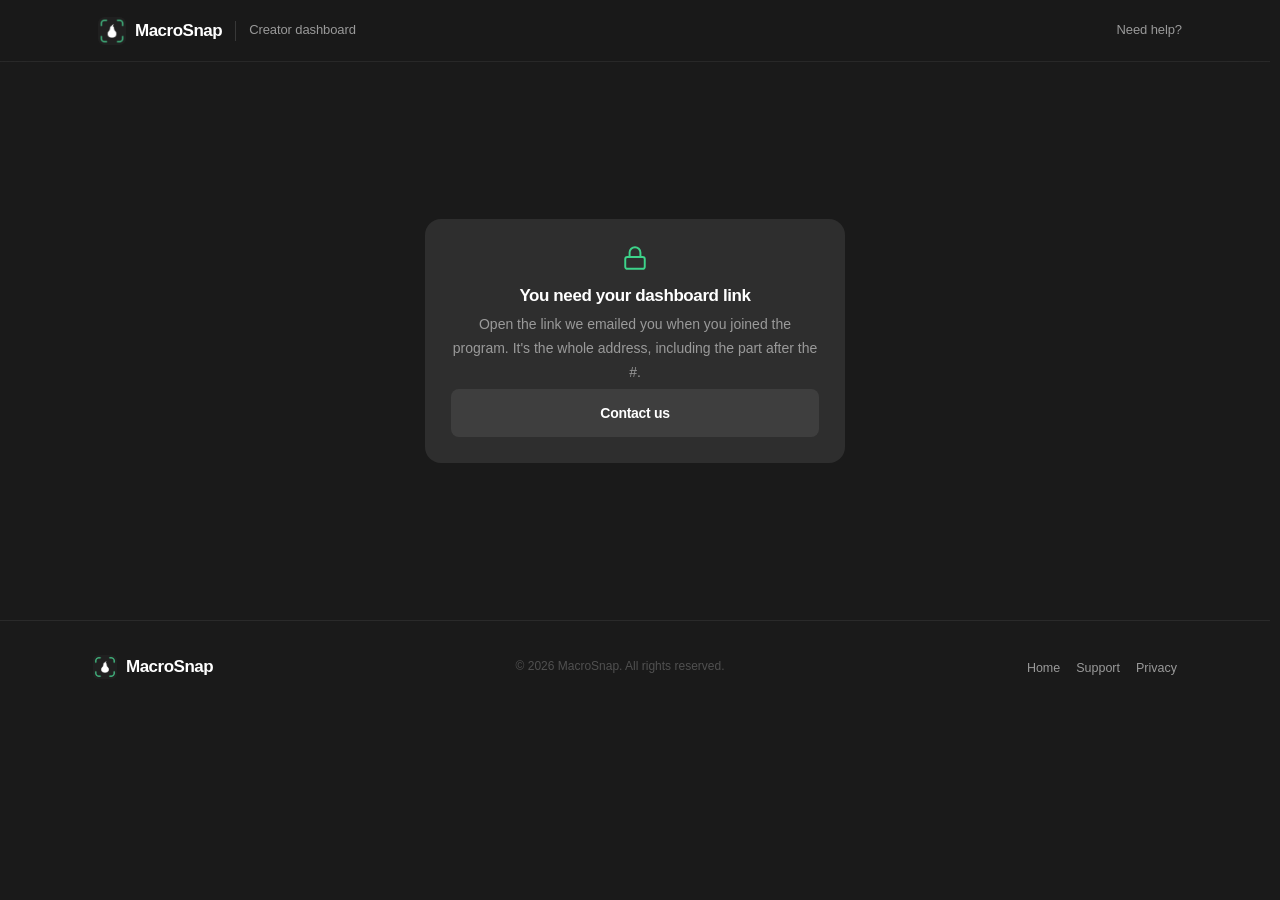
<file: creator/index.html>
<!DOCTYPE html>
<html lang="en" data-page="creator">
<head>
<!-- charset must stay within the document's first 1024 bytes or browsers
     stop looking for it. -->
<meta charset="UTF-8" />
  <meta name="viewport" content="width=device-width, initial-scale=1.0, viewport-fit=cover" />
  <!-- The dashboard token sits in the URL fragment. noindex keeps the page
       out of search results; no-referrer stops the fragment travelling on. -->
  <meta name="robots" content="noindex, nofollow" />
  <meta name="referrer" content="no-referrer" />
  <link rel="icon" href="../assets/icon.png" />
  <title>Creator dashboard — MacroSnap</title>
  <link rel="stylesheet" href="../styles.css" />
</head>
<body>

<!-- ══════════════════ TOP BAR ══════════════════ -->
<!-- Deliberately not the site nav: this is a private page, so it carries the
     brand and nothing that invites a wander back into the marketing site. -->
<nav class="nav" id="nav">
 <div class="nav-inner">
  <a class="nav-brand" href="../" aria-label="MacroSnap home">
    <img class="mark" src="../assets/icon.png" width="28" height="28" alt="" />
    <span class="wordmark">MacroSnap</span>
  </a>
  <span class="nav-divider" aria-hidden="true"></span>
  <span class="nav-label">Creator dashboard</span>
  <span class="nav-spacer"></span>
  <a class="nav-link" href="../support/">Need help?</a>
 </div>
</nav>

<main id="main">
 <section class="static-page">

  <!-- ══════════ LOADING ══════════ -->
  <div class="section creator-centre" id="crLoading">
    <span class="tiny sub">Loading your numbers…</span>
  </div>

  <!-- ══════════ DASHBOARD ══════════ -->
  <div id="crDash" hidden>

    <div class="page-head">
      <div class="wrap creator-head">
        <div>
          <h1 class="fu" style="--d:.04s">Hey <span id="crName">there</span></h1>
          <p class="lead fu" style="--d:.1s">
            Your code has been used for <b id="crPurchasesInline">0</b> <span id="crPurchasesWord">purchases</span>.
          </p>
        </div>
        <button class="btn btn-soft creator-signout" id="crSignOut" type="button">Sign out</button>
      </div>
    </div>

    <section class="section">
      <div class="wrap">

        <!-- PAUSED NOTICE -->
        <div class="notice fu" id="crPaused" style="--d:0s" hidden>
          <span class="notice-icon"><svg viewBox="0 0 24 24" fill="none" stroke="currentColor" stroke-width="1.8" stroke-linecap="round" stroke-linejoin="round" aria-hidden="true"><circle cx="12" cy="12" r="9"/><line x1="10" y1="9" x2="10" y2="15"/><line x1="14" y1="9" x2="14" y2="15"/></svg></span>
          <span><b>Your code is switched off.</b> New signups can't use it at the moment — everything you've already earned is unaffected. <a href="../support/">Get in touch</a> if that's unexpected.</span>
        </div>

        <!-- CODE CARD -->
        <div class="code-card fu" style="--d:0s">
          <div class="code-card-main">
            <span class="code-label">Your code</span>
            <span class="code-value" id="crCode">—</span>
          </div>
          <div class="code-card-actions">
            <button class="btn btn-cta" id="crShare" type="button">Copy share message</button>
            <span class="tiny sub" id="crShareNote" role="status" aria-live="polite">Copies “Use code YOURCODE at …” with the App Store link, ready to paste.</span>
          </div>
        </div>

        <!-- STATS -->
        <div class="stat-grid fu" style="--d:.06s">
          <!-- Temporarily hidden. Delete the `hidden` attribute to bring the
               code-entry count back; the script fills it in either way. -->
          <div class="stat" hidden>
            <span class="stat-label">Code used</span>
            <span class="stat-value" id="crUses">0</span>
            <span class="stat-note tiny sub">Phones that entered it</span>
          </div>
          <div class="stat">
            <span class="stat-label">Purchases</span>
            <span class="stat-value" id="crPurchases">0</span>
            <span class="stat-note tiny sub">First purchases with your code</span>
          </div>
          <div class="stat">
            <span class="stat-label">Conversion</span>
            <span class="stat-value" id="crConversion">—</span>
            <span class="stat-note tiny sub">Of everyone who entered it</span>
          </div>
          <div class="stat">
            <span class="stat-label">Revenue</span>
            <span class="stat-value" id="crRevenue">—</span>
            <span class="stat-note tiny sub">After Apple's cut and tax</span>
          </div>
          <div class="stat">
            <span class="stat-label">Commission rate</span>
            <span class="stat-value" id="crRate">—</span>
            <span class="stat-note tiny sub">Your cut of that revenue</span>
          </div>
          <div class="stat">
            <span class="stat-label">Earnings</span>
            <span class="stat-value" id="crEarned">—</span>
            <span class="stat-note tiny sub">Paid out monthly</span>
          </div>
        </div>

        <p class="tiny sub creator-meta fu" style="--d:.08s">
          Last used <b id="crLastInput">never</b> · last purchase <b id="crLastPurchase">never</b>
        </p>

        <!-- PAYOUT -->
        <div class="payout-card fu" style="--d:.1s">
          <div class="payout-main">
            <div class="icon"><svg viewBox="0 0 24 24" fill="none" stroke="currentColor" stroke-width="1.8" stroke-linecap="round" stroke-linejoin="round" aria-hidden="true"><rect x="2" y="5" width="20" height="14" rx="2"/><line x1="2" y1="10" x2="22" y2="10"/><line x1="6" y1="15" x2="10" y2="15"/></svg></div>
            <h3>Ready to get paid?</h3>
            <p>Send a request and we'll sort it out with you directly.</p>
            <p class="payout-methods"><b>PayPal and bank transfer available.</b></p>
          </div>
          <div class="payout-actions">
            <a class="btn btn-cta" id="crPayout" href="../support/">Request payout</a>
            <span class="tiny sub">Opens an email with your code and current total filled in.</span>
          </div>
        </div>

        <p class="tiny sub creator-foot-note fu" style="--d:.12s">
          Purchases count new customers only — renewals aren't included. Numbers
          refresh when you reload. Something look wrong?
          <a href="../support/">Let us know</a>.
        </p>

      </div>
    </section>
  </div>

  <!-- ══════════ ERROR / NO LINK ══════════ -->
  <div class="section creator-centre" id="crError" hidden>
    <div class="card creator-gate fu" style="--d:0s">
      <div class="icon"><svg viewBox="0 0 24 24" fill="none" stroke="currentColor" stroke-width="1.8" stroke-linecap="round" stroke-linejoin="round" aria-hidden="true"><rect x="3" y="11" width="18" height="11" rx="2"/><path d="M7 11V7a5 5 0 0 1 10 0v4"/></svg></div>
      <h3 id="crErrorTitle">You need your dashboard link</h3>
      <p id="crErrorBody">Open the link we emailed you when you joined the program.</p>
      <a class="btn btn-soft btn-block" href="../support/">Contact us</a>
    </div>
  </div>

 </section>
</main>

<!-- ══════════════════ FOOTER ══════════════════ -->
<footer class="footer">
 <div class="footer-inner">
  <a class="nav-brand" href="../">
    <img class="mark" src="../assets/icon.png" width="24" height="24" alt="" />
    <span class="wordmark">MacroSnap</span>
  </a>
  <span class="tiny sub">© 2026 MacroSnap. All rights reserved.</span>
  <ul class="footer-links">
    <li><a href="../">Home</a></li>
    <li><a href="../support/">Support</a></li>
    <li><a href="../privacy/">Privacy</a></li>
  </ul>
 </div>
</footer>

<!-- Root-absolute, not relative: Vercel serves this page at the
     extensionless URL too, and without a trailing slash a sibling
     path would resolve one directory up. The ../../ paths below are
     unaffected — they reach the root either way. -->
<script src="/creator/creator.js"></script>
</body>
</html>
</file>
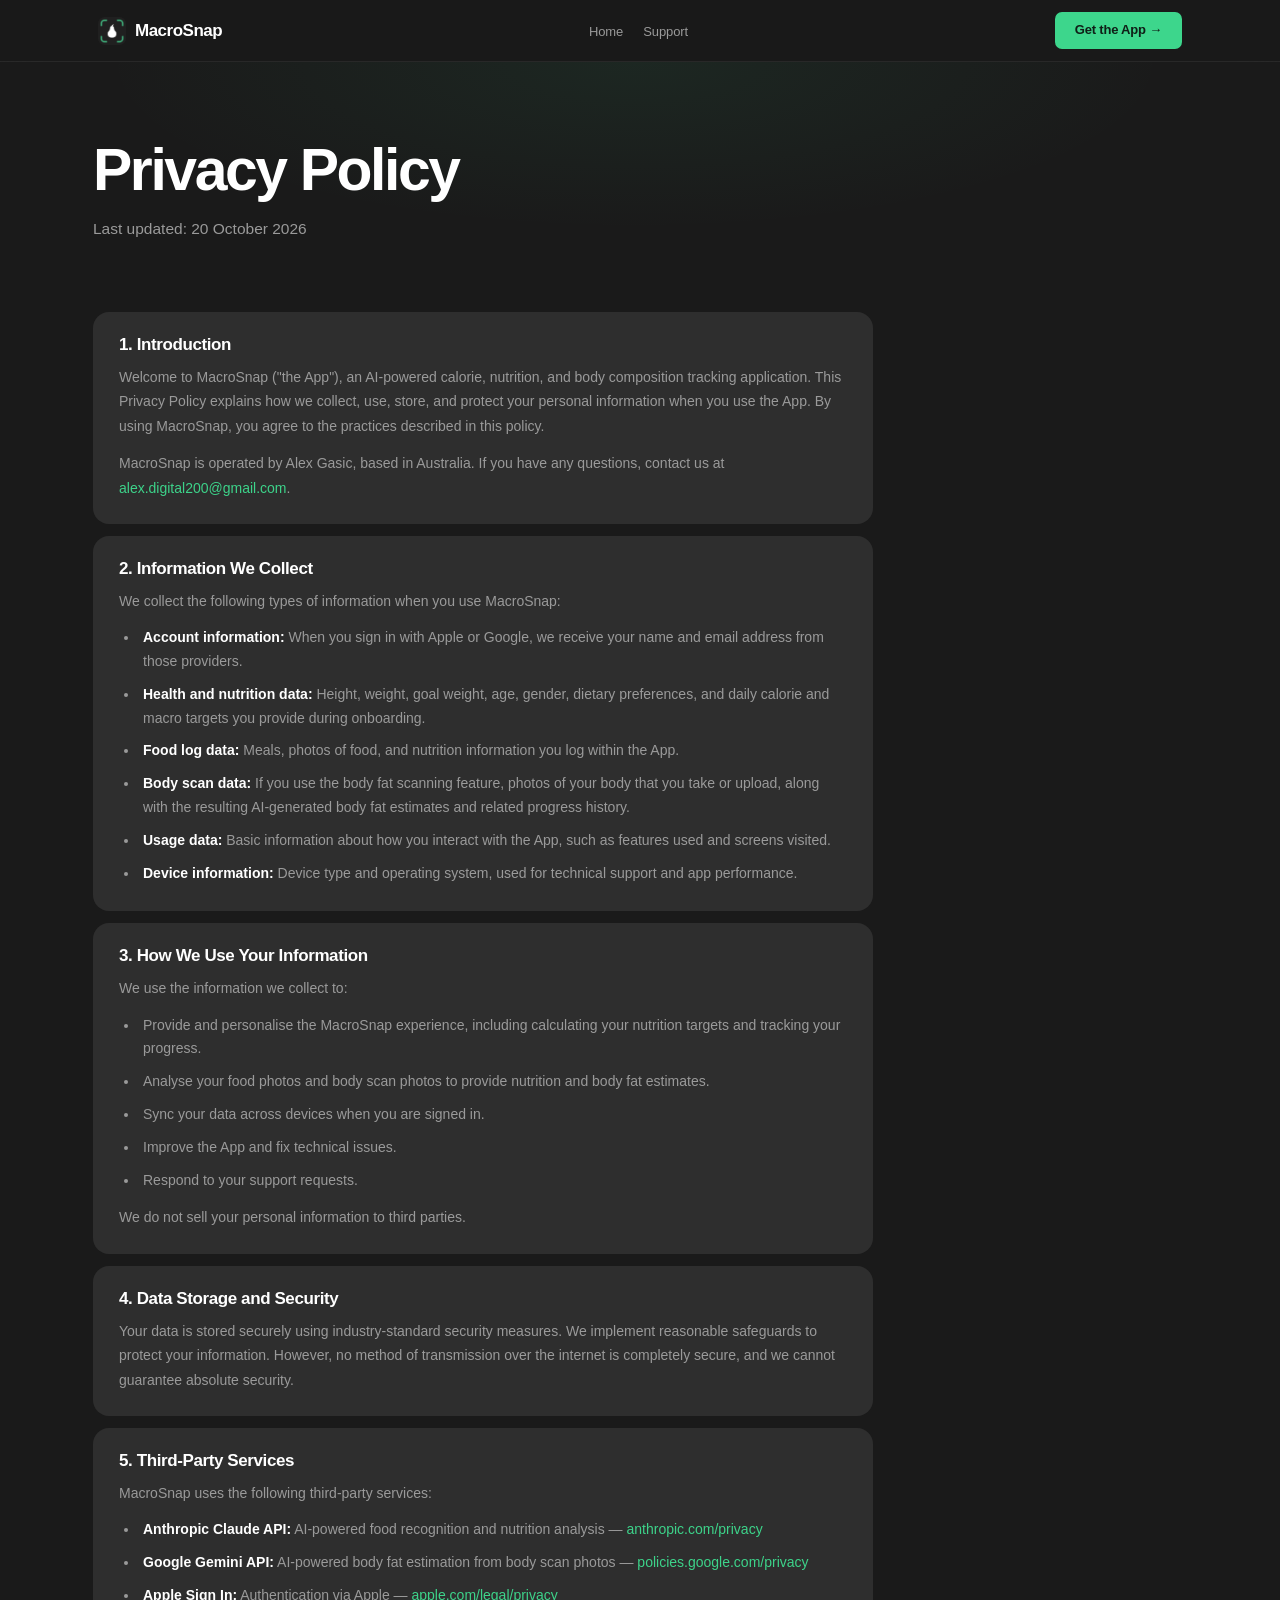
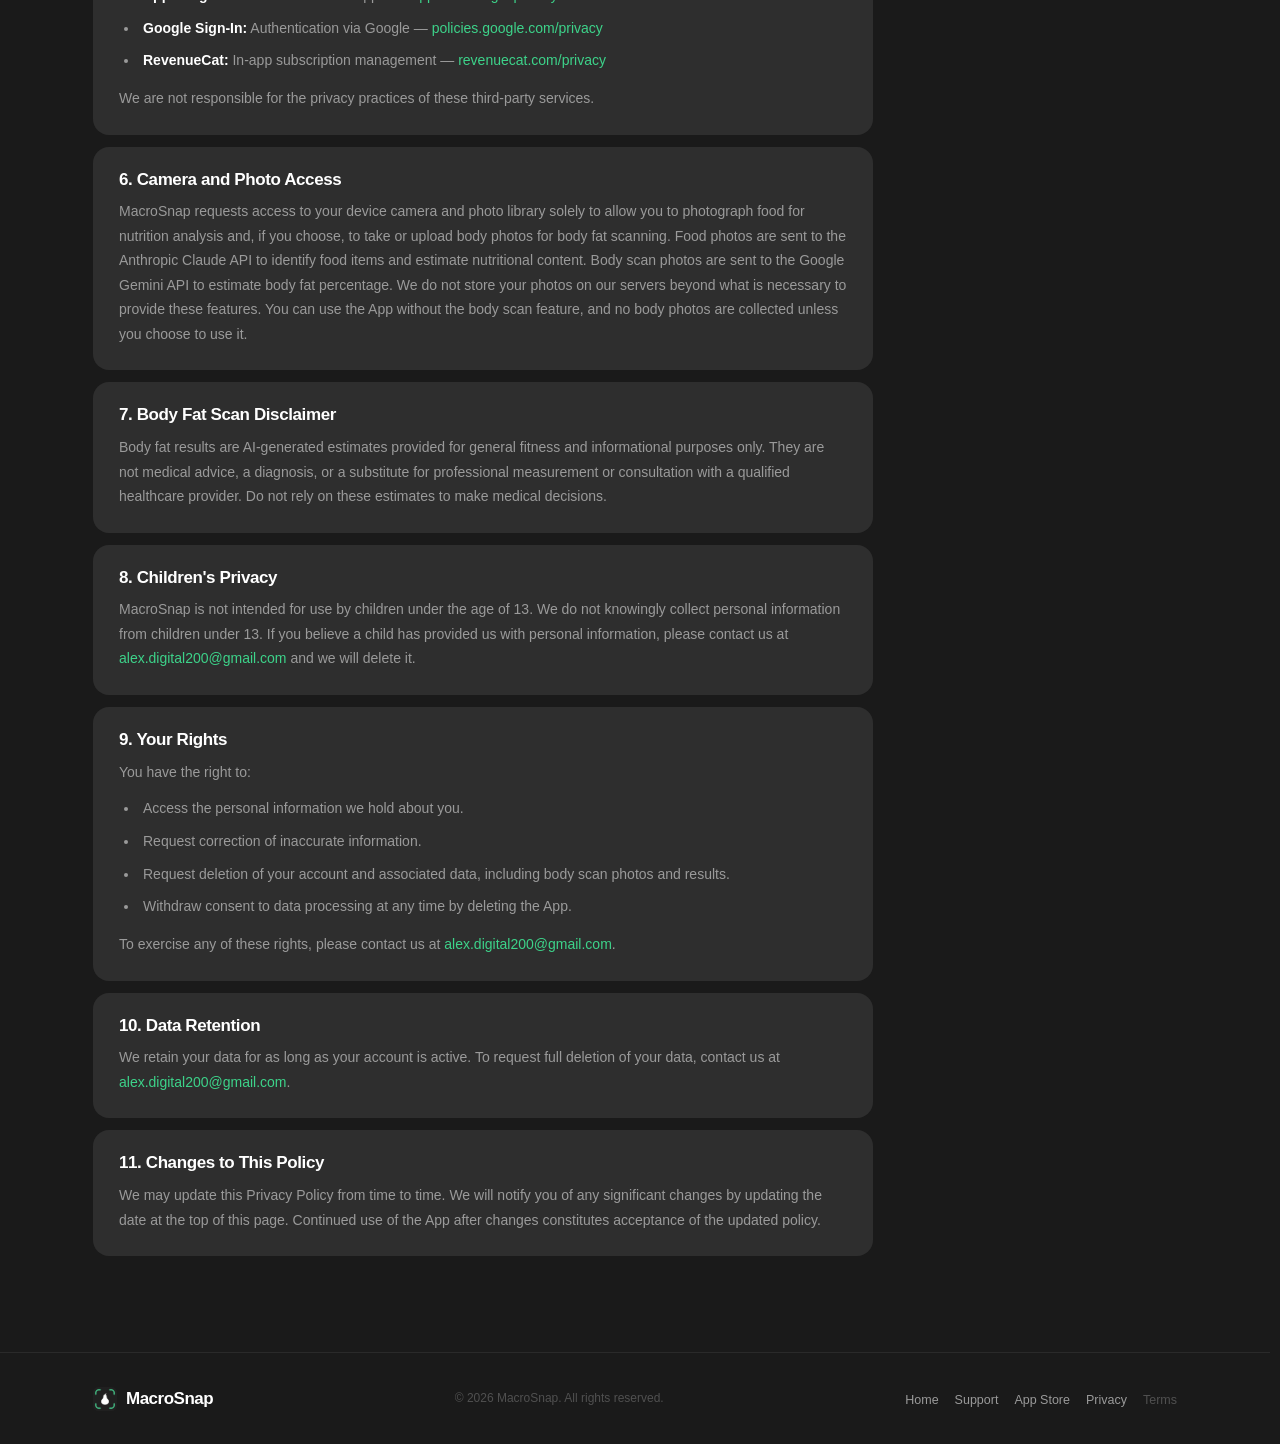
<file: privacy/index.html>
<!DOCTYPE html>
<html lang="en" data-page="privacy">
<head>
<!-- charset must stay within the document's first 1024 bytes or browsers
     stop looking for it. -->
<meta charset="UTF-8" />
  <meta name="viewport" content="width=device-width, initial-scale=1.0, viewport-fit=cover" />
  <link rel="icon" href="../assets/icon.png" />
  <title>Privacy Policy — MacroSnap</title>
  <meta name="description" content="How MacroSnap collects, uses, stores and protects your personal information." />
  <link rel="stylesheet" href="../styles.css" />
</head>
<body>

<!-- ══════════════════ TOP BAR ══════════════════ -->
<!-- Links here are real hrefs rather than data-link buttons: the router in
     app.js only knows the sections that live on the homepage, so from this
     standalone page Home / Support have to be ordinary navigations. -->
<nav class="nav" id="nav">
 <div class="nav-inner">
  <a class="nav-brand" href="../" aria-label="MacroSnap home">
    <img class="mark" src="../assets/icon.png" width="28" height="28" alt="" />
    <span class="wordmark">MacroSnap</span>
  </a>

  <ul class="nav-links" id="navLinks">
    <li><a class="nav-link" href="../">Home</a></li>
    <li><a class="nav-link" href="../support/">Support</a></li>
  </ul>

  <a class="nav-cta" href="https://apps.apple.com/us/app/macrosnap-ai-calorie-tracker/id6759880124" target="_blank" rel="noopener noreferrer">Get the App →</a>

  <button class="burger" id="burger" aria-label="Menu" aria-expanded="false">
    <span></span><span></span><span></span>
  </button>
 </div>
</nav>

<!-- ══════════════════ MOBILE DRAWER ══════════════════ -->
<div class="mobile-overlay" id="overlay" hidden></div>
<aside class="drawer" id="drawer" hidden>
  <div class="drawer-list">
    <a class="drawer-link" href="../">Home</a>
    <a class="drawer-link" href="../support/">Support</a>
  </div>
  <div class="drawer-foot">
    <a class="btn btn-cta btn-block" href="https://apps.apple.com/us/app/macrosnap-ai-calorie-tracker/id6759880124" target="_blank" rel="noopener noreferrer">Get the App →</a>
  </div>
</aside>

<main id="main">

  <!-- ══════════════════ PAGE: PRIVACY ══════════════════ -->
  <section class="static-page">

    <div class="page-head">
      <div class="wrap">
        <h1 class="fu" style="--d:.08s">Privacy Policy</h1>
        <p class="lead fu" style="--d:.16s">Last updated: 20 October 2026</p>
      </div>
    </div>

    <section class="section">
      <div class="wrap">
        <div class="legal">

          <article class="card fu" style="--d:0s">
            <h3>1. Introduction</h3>
            <p>Welcome to MacroSnap ("the App"), an AI-powered calorie, nutrition, and body composition tracking application. This Privacy Policy explains how we collect, use, store, and protect your personal information when you use the App. By using MacroSnap, you agree to the practices described in this policy.</p>
            <p>MacroSnap is operated by Alex Gasic, based in Australia. If you have any questions, contact us at <a href="mailto:alex.digital200@gmail.com">alex.digital200@gmail.com</a>.</p>
          </article>

          <article class="card fu" style="--d:.04s">
            <h3>2. Information We Collect</h3>
            <p>We collect the following types of information when you use MacroSnap:</p>
            <ul>
              <li><b>Account information:</b> When you sign in with Apple or Google, we receive your name and email address from those providers.</li>
              <li><b>Health and nutrition data:</b> Height, weight, goal weight, age, gender, dietary preferences, and daily calorie and macro targets you provide during onboarding.</li>
              <li><b>Food log data:</b> Meals, photos of food, and nutrition information you log within the App.</li>
              <li><b>Body scan data:</b> If you use the body fat scanning feature, photos of your body that you take or upload, along with the resulting AI-generated body fat estimates and related progress history.</li>
              <li><b>Usage data:</b> Basic information about how you interact with the App, such as features used and screens visited.</li>
              <li><b>Device information:</b> Device type and operating system, used for technical support and app performance.</li>
            </ul>
          </article>

          <article class="card fu" style="--d:.08s">
            <h3>3. How We Use Your Information</h3>
            <p>We use the information we collect to:</p>
            <ul>
              <li>Provide and personalise the MacroSnap experience, including calculating your nutrition targets and tracking your progress.</li>
              <li>Analyse your food photos and body scan photos to provide nutrition and body fat estimates.</li>
              <li>Sync your data across devices when you are signed in.</li>
              <li>Improve the App and fix technical issues.</li>
              <li>Respond to your support requests.</li>
            </ul>
            <p>We do not sell your personal information to third parties.</p>
          </article>

          <article class="card fu" style="--d:.12s">
            <h3>4. Data Storage and Security</h3>
            <p>Your data is stored securely using industry-standard security measures. We implement reasonable safeguards to protect your information. However, no method of transmission over the internet is completely secure, and we cannot guarantee absolute security.</p>
          </article>

          <article class="card fu" style="--d:.16s">
            <h3>5. Third-Party Services</h3>
            <p>MacroSnap uses the following third-party services:</p>
            <ul>
              <li><b>Anthropic Claude API:</b> AI-powered food recognition and nutrition analysis — <a href="https://www.anthropic.com/privacy" target="_blank" rel="noopener noreferrer">anthropic.com/privacy</a></li>
              <li><b>Google Gemini API:</b> AI-powered body fat estimation from body scan photos — <a href="https://policies.google.com/privacy" target="_blank" rel="noopener noreferrer">policies.google.com/privacy</a></li>
              <li><b>Apple Sign In:</b> Authentication via Apple — <a href="https://www.apple.com/legal/privacy" target="_blank" rel="noopener noreferrer">apple.com/legal/privacy</a></li>
              <li><b>Google Sign-In:</b> Authentication via Google — <a href="https://policies.google.com/privacy" target="_blank" rel="noopener noreferrer">policies.google.com/privacy</a></li>
              <li><b>RevenueCat:</b> In-app subscription management — <a href="https://www.revenuecat.com/privacy" target="_blank" rel="noopener noreferrer">revenuecat.com/privacy</a></li>
            </ul>
            <p>We are not responsible for the privacy practices of these third-party services.</p>
          </article>

          <article class="card fu" style="--d:.20s">
            <h3>6. Camera and Photo Access</h3>
            <p>MacroSnap requests access to your device camera and photo library solely to allow you to photograph food for nutrition analysis and, if you choose, to take or upload body photos for body fat scanning. Food photos are sent to the Anthropic Claude API to identify food items and estimate nutritional content. Body scan photos are sent to the Google Gemini API to estimate body fat percentage. We do not store your photos on our servers beyond what is necessary to provide these features. You can use the App without the body scan feature, and no body photos are collected unless you choose to use it.</p>
          </article>

          <article class="card fu" style="--d:.24s">
            <h3>7. Body Fat Scan Disclaimer</h3>
            <p>Body fat results are AI-generated estimates provided for general fitness and informational purposes only. They are not medical advice, a diagnosis, or a substitute for professional measurement or consultation with a qualified healthcare provider. Do not rely on these estimates to make medical decisions.</p>
          </article>

          <article class="card fu" style="--d:.28s">
            <h3>8. Children's Privacy</h3>
            <p>MacroSnap is not intended for use by children under the age of 13. We do not knowingly collect personal information from children under 13. If you believe a child has provided us with personal information, please contact us at <a href="mailto:alex.digital200@gmail.com">alex.digital200@gmail.com</a> and we will delete it.</p>
          </article>

          <article class="card fu" style="--d:.32s">
            <h3>9. Your Rights</h3>
            <p>You have the right to:</p>
            <ul>
              <li>Access the personal information we hold about you.</li>
              <li>Request correction of inaccurate information.</li>
              <li>Request deletion of your account and associated data, including body scan photos and results.</li>
              <li>Withdraw consent to data processing at any time by deleting the App.</li>
            </ul>
            <p>To exercise any of these rights, please contact us at <a href="mailto:alex.digital200@gmail.com">alex.digital200@gmail.com</a>.</p>
          </article>

          <article class="card fu" style="--d:.36s">
            <h3>10. Data Retention</h3>
            <p>We retain your data for as long as your account is active. To request full deletion of your data, contact us at <a href="mailto:alex.digital200@gmail.com">alex.digital200@gmail.com</a>.</p>
          </article>

          <article class="card fu" style="--d:.40s">
            <h3>11. Changes to This Policy</h3>
            <p>We may update this Privacy Policy from time to time. We will notify you of any significant changes by updating the date at the top of this page. Continued use of the App after changes constitutes acceptance of the updated policy.</p>
          </article>

        </div>
      </div>
    </section>
  </section>

</main>

<!-- ══════════════════ FOOTER ══════════════════ -->
<footer class="footer">
 <div class="footer-inner">
  <a class="nav-brand" href="../">
    <img class="mark" src="../assets/icon.png" width="24" height="24" alt="" />
    <span class="wordmark">MacroSnap</span>
  </a>
  <span class="tiny sub">© 2026 MacroSnap. All rights reserved.</span>
  <ul class="footer-links">
    <li><a href="../">Home</a></li>
    <li><a href="../support/">Support</a></li>
    <li><a href="https://apps.apple.com/us/app/macrosnap-ai-calorie-tracker/id6759880124" target="_blank" rel="noopener noreferrer">App Store</a></li>
    <li><a href="./">Privacy</a></li>
    <li><button class="muted">Terms</button></li>
  </ul>
 </div>
</footer>

<script src="../app.js"></script>
</body>
</html>
</file>
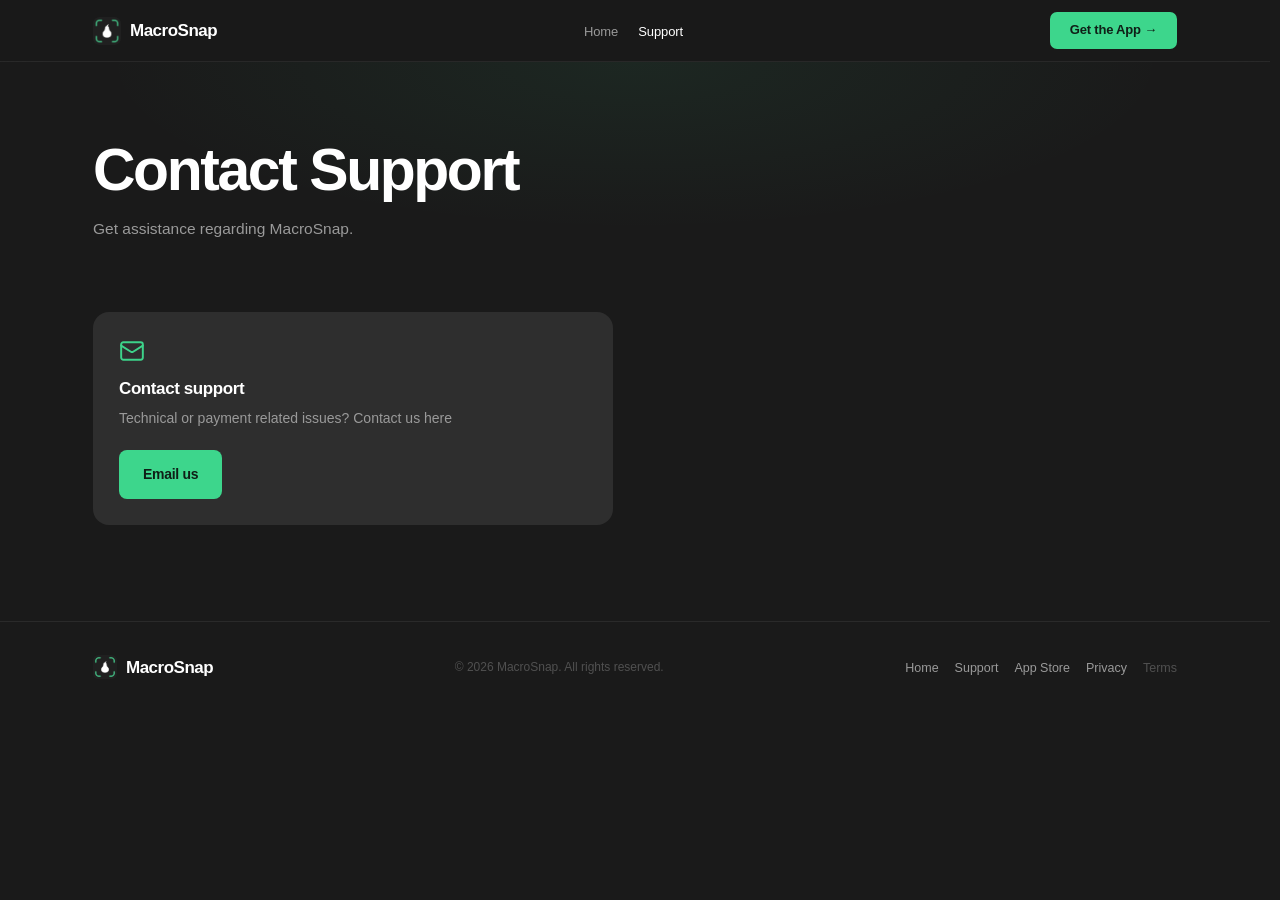
<file: support/index.html>
<!DOCTYPE html>
<html lang="en" data-page="support">
<head>
<!-- charset must stay within the document's first 1024 bytes or browsers
     stop looking for it. -->
<meta charset="UTF-8" />
  <meta name="viewport" content="width=device-width, initial-scale=1.0, viewport-fit=cover" />
  <link rel="icon" href="../assets/icon.png" />
  <title>Support — MacroSnap</title>
  <meta name="description" content="Get help with MacroSnap. Real replies, usually within a few hours on weekdays." />
  <link rel="stylesheet" href="../styles.css" />
</head>
<body>

<!-- ══════════════════ TOP BAR ══════════════════ -->
<!-- Links here are real hrefs rather than data-link buttons: the router in
     app.js only paints sections that live on the current document, so from
     this standalone page Home has to be an ordinary navigation. -->
<nav class="nav" id="nav">
 <div class="nav-inner">
  <a class="nav-brand" href="../" aria-label="MacroSnap home">
    <img class="mark" src="../assets/icon.png" width="28" height="28" alt="" />
    <span class="wordmark">MacroSnap</span>
  </a>

  <ul class="nav-links" id="navLinks">
    <li><a class="nav-link" href="../">Home</a></li>
    <li><a class="nav-link active" href="./">Support</a></li>
  </ul>

  <a class="nav-cta" href="https://apps.apple.com/us/app/macrosnap-ai-calorie-tracker/id6759880124" target="_blank" rel="noopener noreferrer">Get the App →</a>

  <button class="burger" id="burger" aria-label="Menu" aria-expanded="false">
    <span></span><span></span><span></span>
  </button>
 </div>
</nav>

<!-- ══════════════════ MOBILE DRAWER ══════════════════ -->
<div class="mobile-overlay" id="overlay" hidden></div>
<aside class="drawer" id="drawer" hidden>
  <div class="drawer-list">
    <a class="drawer-link" href="../">Home</a>
    <a class="drawer-link active" href="./">Support</a>
  </div>
  <div class="drawer-foot">
    <a class="btn btn-cta btn-block" href="https://apps.apple.com/us/app/macrosnap-ai-calorie-tracker/id6759880124" target="_blank" rel="noopener noreferrer">Get the App →</a>
  </div>
</aside>

<main id="main">

  <!-- ══════════════════ PAGE: SUPPORT ══════════════════ -->
  <section class="static-page">
    <div class="page-head">
      <div class="wrap">
        <h1 class="fu" style="--d:.08s">Contact Support</h1>
        <p class="lead fu" style="--d:.16s">Get assistance regarding MacroSnap.</p>
      </div>
    </div>

    <section class="section">
      <div class="wrap">
        <div class="card support-card fu" style="--d:0s">
          <div class="icon"><svg viewBox="0 0 24 24" fill="none" stroke="currentColor" stroke-width="1.8" stroke-linecap="round" stroke-linejoin="round" aria-hidden="true"><rect x="2" y="4" width="20" height="16" rx="2"/><path d="m22 7-8.97 5.7a1.94 1.94 0 0 1-2.06 0L2 7"/></svg></div>
          <h3>Contact support</h3>
          <p>Technical or payment related issues? Contact us here</p>
          <a class="btn btn-cta" href="mailto:alex.digital200@gmail.com">Email us</a>
        </div>
      </div>
    </section>
  </section>

</main>

<!-- ══════════════════ FOOTER ══════════════════ -->
<footer class="footer">
 <div class="footer-inner">
  <a class="nav-brand" href="../">
    <img class="mark" src="../assets/icon.png" width="24" height="24" alt="" />
    <span class="wordmark">MacroSnap</span>
  </a>
  <span class="tiny sub">© 2026 MacroSnap. All rights reserved.</span>
  <ul class="footer-links">
    <li><a href="../">Home</a></li>
    <li><a href="./">Support</a></li>
    <li><a href="https://apps.apple.com/us/app/macrosnap-ai-calorie-tracker/id6759880124" target="_blank" rel="noopener noreferrer">App Store</a></li>
    <li><a href="../privacy/">Privacy</a></li>
    <li><button class="muted">Terms</button></li>
  </ul>
 </div>
</footer>

<script src="../app.js"></script>
</body>
</html>
</file>
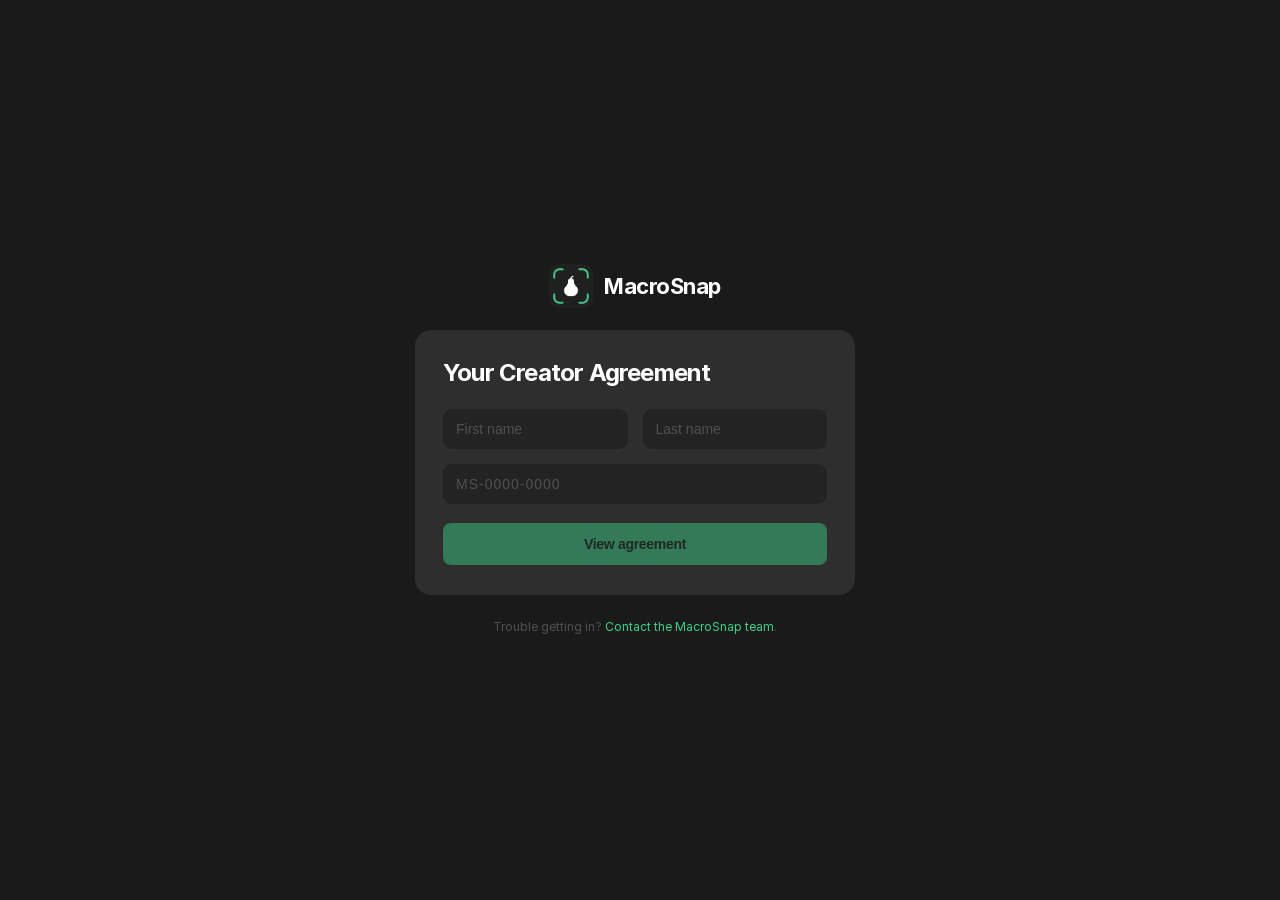
<file: creators/agreement/index.html>
<!DOCTYPE html>
<html lang="en" data-page="agreement">
<head>
<!-- charset must stay within the document's first 1024 bytes or browsers
     stop looking for it. -->
<meta charset="UTF-8" />
  <meta name="viewport" content="width=device-width, initial-scale=1.0, viewport-fit=cover" />
  <meta name="robots" content="noindex, nofollow" />
  <meta name="referrer" content="no-referrer" />
  <link rel="icon" href="../../assets/icon.png" />
  <title>Creator Agreement — MacroSnap</title>
  <link rel="stylesheet" href="../../styles.css" />
  <!-- Root-absolute, not relative: Vercel serves this page at the
       extensionless URL too, and without a trailing slash a sibling
       path would resolve one directory up. The ../../ paths below are
       unaffected — they reach the root either way. -->
  <link rel="stylesheet" href="/creators/agreement/agreement.css" />
</head>
<body>

<main id="main">

  <!-- ══════════ SCREEN 1: UNLOCK ══════════ -->
  <section class="ag-unlock" id="agUnlock">
    <div class="ag-brand">
      <img src="../../assets/icon.png" width="44" height="44" alt="" />
      <span class="wordmark">MacroSnap</span>
    </div>

    <div class="card ag-gate">
      <h1>Your Creator Agreement</h1>

      <form class="form ag-form" id="agForm" novalidate>
        <!-- The labels stay in the markup, visually hidden: a placeholder is
             not a label to a screen reader, and it disappears the moment
             someone starts typing. -->
        <div class="ag-row">
          <label for="agFirst"><span class="visually-hidden">First name</span>
            <input id="agFirst" name="firstName" type="text" autocomplete="given-name"
                   autocapitalize="off" autocorrect="off" spellcheck="false"
                   placeholder="First name" required />
          </label>
          <label for="agLast"><span class="visually-hidden">Last name</span>
            <input id="agLast" name="lastName" type="text" autocomplete="family-name"
                   autocapitalize="off" autocorrect="off" spellcheck="false"
                   placeholder="Last name" required />
          </label>
        </div>
        <label for="agCode"><span class="visually-hidden">Access code</span>
          <input id="agCode" name="accessCode" type="text" autocomplete="off"
                 autocapitalize="off" autocorrect="off" spellcheck="false"
                 placeholder="MS-0000-0000" required />
        </label>
        <button class="btn btn-cta btn-block" id="agSubmit" type="submit" disabled>View agreement</button>
      </form>

      <p class="ag-error" id="agError" role="alert" aria-live="polite" hidden></p>
    </div>

    <p class="tiny sub ag-foot">
      Trouble getting in? <a href="../../support/">Contact the MacroSnap team</a>.
    </p>
  </section>

  <!-- ══════════ SCREEN 2: AGREEMENT ══════════ -->
  <section class="ag-view" id="agView" hidden>

    <!-- Top-left: download. Sticky so it stays reachable down a 7-page read. -->
    <div class="ag-toolbar">
      <button class="btn btn-soft ag-download" id="agDownload" type="button">
        <svg viewBox="0 0 24 24" fill="none" stroke="currentColor" stroke-width="1.8" stroke-linecap="round" stroke-linejoin="round" aria-hidden="true"><path d="M12 3v12"/><path d="m7 11 5 5 5-5"/><path d="M4 19h16"/></svg>
        <span id="agDownloadLabel">Download PDF</span>
      </button>
      <span class="tiny sub ag-dlnote" id="agDownloadNote" role="status" aria-live="polite"></span>
    </div>

    <!-- Right rail: reading progress + jump to the signature block. -->
    <div class="ag-rail" id="agRail" aria-hidden="true">
      <div class="ag-rail-track"><div class="ag-rail-fill" id="agRailFill"></div></div>
    </div>
    <button class="ag-jump" id="agJump" type="button">Sign at the bottom ↓</button>

    <article class="ag-paper" id="agPaper">
      <header class="ag-paper-head">
        <img src="../../assets/icon.png" width="38" height="38" alt="" />
        <span class="wordmark">MacroSnap</span>
      </header>
      <div id="agBody"></div>
    </article>

  </section>

  <!-- ══════════ SUCCESS ══════════ -->
  <div class="ag-modal" id="agModal" hidden>
    <div class="ag-modal-veil" id="agModalVeil"></div>
    <div class="ag-modal-card" role="dialog" aria-modal="true"
         aria-labelledby="agModalTitle" aria-describedby="agModalBody">
      <div class="ag-modal-tick">
        <svg viewBox="0 0 24 24" fill="none" stroke="currentColor" stroke-width="2" stroke-linecap="round" stroke-linejoin="round" aria-hidden="true"><path d="M20 6 9 17l-5-5"/></svg>
      </div>
      <h2 id="agModalTitle">Success</h2>
      <p id="agModalBody">The agreement has been successfully signed, download a copy below</p>
      <button class="btn btn-cta btn-block" id="agModalDownload" type="button">Download signed PDF</button>
      <span class="tiny sub ag-modal-note" id="agModalNote" role="status" aria-live="polite"></span>
      <button class="ag-modal-close" id="agModalClose" type="button">Close</button>
    </div>
  </div>

</main>

<script src="../../assets/vendor/pdf-lib.min.js"></script>
<script src="../../assets/vendor/fontkit.umd.min.js"></script>
<script src="../../lib/agreement-engine.js"></script>
<script src="/creators/agreement/agreement.js"></script>
</body>
</html>
</file>
<file: styles.css>
/* ═══════════════════════════════════════════════════════════
   MacroSnap — mock marketing site
   Tokens & nav sizing modelled on the Almondy reference build
   ═══════════════════════════════════════════════════════════ */

:root {
  /* ── Brand palette (as specified) ── */
  --bg:        #1A1A1A;   /* main background          */
  --accent:    #3DD38A;   /* accent / secondary       */
  --text:      #FFFFFF;   /* primary text             */
  --subtext:   #505050;   /* subtext                  */
  --card:      #2E2E2E;   /* cards / elements         */
  --cta:       #3DD68C;   /* CTAs                     */

  /* ── Derived surfaces ── */
  --bg-alt:        #161616;
  --card-hover:    #363636;
  --accent-dim:    rgba(61, 211, 138, 0.12);
  --accent-line:   rgba(61, 211, 138, 0.28);
  --border:        rgba(255, 255, 255, 0.07);
  --border-bright: rgba(255, 255, 255, 0.14);
  --divider:       rgba(255, 255, 255, 0.055);
  --grid-line:     rgba(255, 255, 255, 0.025);
  --hero-glow:     rgba(61, 211, 138, 0.10);
  --hover-glow:    rgba(255, 255, 255, 0.025);
  --nav-bg:        rgba(26, 26, 26, 0.92);
  --nav-bg-solid:  #1F1F1F;
  /* readable body grey — sits between --text and --subtext */
  --body:          #9A9A9A;

  /* ── Type ── */
  --font: -apple-system, BlinkMacSystemFont, "SF Pro Display", "SF Pro Text",
          "SF Pro Icons", "Helvetica Neue", "Segoe UI Variable Display",
          "Segoe UI", Roboto, sans-serif;
  
  --nav-h: 62px;
  --ease: cubic-bezier(0.22, 1, 0.36, 1);
}

*, *::before, *::after { box-sizing: border-box; margin: 0; padding: 0; }

/* `hidden` must beat the display rules below (drawer, overlay, pages) */
[hidden] { display: none !important; }

html { scroll-behavior: smooth; scrollbar-gutter: stable; }

body {
  background: var(--bg);
  color: var(--text);
  font-family: var(--font);
  font-size: 15px;
  line-height: 1.6;
  overflow-x: hidden;
  -webkit-font-smoothing: antialiased;
  -moz-osx-font-smoothing: grayscale;
  padding-top: var(--nav-h);
}

* { scrollbar-width: thin; scrollbar-color: rgba(128,128,128,0.2) transparent; }
::-webkit-scrollbar { width: 4px; height: 4px; }
::-webkit-scrollbar-track { background: transparent; }
::-webkit-scrollbar-thumb { background: rgba(128,128,128,0.2); border-radius: 999px; }
::-webkit-scrollbar-thumb:hover { background: rgba(128,128,128,0.35); }

a { text-decoration: none; color: inherit; }

button {
  cursor: pointer;
  font-family: var(--font);
  background: none;
  border: none;
  color: inherit;
  -webkit-tap-highlight-color: transparent;
  touch-action: manipulation;
  user-select: none;
  -webkit-user-select: none;
}
button:active { opacity: 0.7; transform: scale(0.97); transition: opacity .1s, transform .1s; }

/* ── Titles: semibold ── */
h1, h2, h3 { font-weight: 600; color: var(--text); letter-spacing: -0.02em; line-height: 1.1; }
h1 { font-size: clamp(38px, 4.6vw, 66px); letter-spacing: -2.4px; }
h2 { font-size: clamp(26px, 2.6vw, 38px); letter-spacing: -1.2px; }
h3 { font-size: 17px; letter-spacing: -0.4px; }

p  { color: var(--body); }
.sub   { color: var(--subtext); }
.tiny  { font-size: 12px; }
.accent{ color: var(--accent); }
.center{ text-align: center; }

.lead { font-size: 15.5px; line-height: 1.75; color: var(--body); max-width: 460px; }
.lead.center { margin: 0 auto; }

/* ═══════════════ ANIMATIONS ═══════════════ */
@keyframes fadeUp    { from { opacity: 0; transform: translateY(22px); } to { opacity: 1; transform: none; } }
@keyframes fadeRight { from { opacity: 0; transform: translateX(32px) scale(.97); } to { opacity: 1; transform: none; } }

/* Page-switch entrance — staggered via inline --d */
.page.is-entering .fu { animation: fadeUp .55s var(--d, 0s) var(--ease) both; }
.page .fu { animation: fadeUp .55s var(--d, 0s) var(--ease) both; }

@media (prefers-reduced-motion: reduce) {
  *, *::before, *::after { animation-duration: .01ms !important; animation-iteration-count: 1 !important; transition-duration: .01ms !important; }
  html { scroll-behavior: auto; }
}

/* ═══════════════ TOP BAR ═══════════════ */
.nav {
  position: fixed; top: 0; left: 0; right: 0; z-index: 200;
  height: var(--nav-h);
  background: var(--nav-bg);
  -webkit-backdrop-filter: blur(20px) saturate(1.4);
  backdrop-filter: blur(20px) saturate(1.4);
  border-bottom: 1px solid var(--border);
}

/* shares .wrap's geometry so the logo sits on the site's left edge */
.nav-inner {
  height: 100%; max-width: 1180px; margin: 0 auto; padding: 0 48px;
  display: flex; align-items: center; justify-content: space-between;
}

.nav-brand { display: flex; align-items: center; gap: 9px; }
.mark { flex-shrink: 0; border-radius: 23%; display: block; }
.wordmark { font-size: 17px; font-weight: 600; letter-spacing: -0.5px; color: var(--text); }

.nav-links { display: flex; gap: 20px; list-style: none; }
.nav-link {
  font-size: 13px; font-weight: 500; letter-spacing: -0.1px;
  color: var(--body); transition: color .15s;
}
.nav-link:hover { color: var(--text); }
.nav-link.active { color: var(--text); }

.nav-cta {
  display: inline-flex; align-items: center;
  background: var(--cta); color: #0F1F17;
  padding: 8px 20px; font-size: 13px; font-weight: 700;
  border-radius: 7px; letter-spacing: -0.2px;
  transition: filter .15s, transform .15s;
}
.nav-cta:hover { filter: brightness(1.08); }
.nav-cta:active { transform: scale(.97); }

.burger { display: none; flex-direction: column; gap: 5px; padding: 8px; }
.burger span { display: block; width: 22px; height: 2px; background: var(--text); border-radius: 2px; transition: transform .25s, opacity .25s; }
/* Translate first, then rotate. The other order rotates the axis before the
   bar travels along it, so each bar lands ~5px off-centre diagonally and the
   two strokes cross low and to the right instead of meeting in the middle.
   7px = one bar height (2px) + the flex gap (5px), i.e. the distance from an
   outer bar's centre to the middle bar's centre. */
.burger.open span:nth-child(1) { transform: translateY(7px) rotate(45deg); }
.burger.open span:nth-child(2) { opacity: 0; transform: scaleX(.4); }
.burger.open span:nth-child(3) { transform: translateY(-7px) rotate(-45deg); }

/* ── Mobile drawer ── */
.mobile-overlay {
  position: fixed; inset: 0; z-index: 199;
  background: rgba(0,0,0,.6);
  -webkit-backdrop-filter: blur(4px); backdrop-filter: blur(4px);
}
.drawer {
  position: fixed; top: var(--nav-h); right: 0; bottom: 0; z-index: 200;
  width: 80vw; max-width: 320px;
  background: var(--nav-bg-solid);
  display: flex; flex-direction: column; overflow-y: auto;
  animation: fadeRight .25s both;
}
.drawer-list { flex: 1; }
.drawer-link {
  display: block; width: 100%; text-align: left;
  padding: 16px 24px; font-size: 15px; font-weight: 600;
  color: var(--body);
  transition: color .15s, background .15s;
}
.drawer-link.active { color: var(--text); background: var(--hover-glow); }
.drawer-foot { padding: 20px 24px; }

/* ═══════════════ LAYOUT ═══════════════ */
.wrap { max-width: 1180px; margin: 0 auto; padding: 0 48px; }
.section { padding: 96px 0; }
.sec-head { text-align: center; max-width: 620px; margin: 0 auto 52px; }
.sec-head h2 { margin-bottom: 14px; }

.page[hidden] { display: none; }

/* ═══════════════ BUTTONS ═══════════════ */
.btn {
  display: inline-flex; align-items: center; justify-content: center;
  padding: 13px 24px; font-size: 14px; font-weight: 700;
  border-radius: 8px; letter-spacing: -0.3px;
  transition: filter .15s, background .15s, border-color .15s;
}
.btn-cta   { background: var(--cta); color: #0F1F17; }
.btn-cta:hover { filter: brightness(1.08); }
.btn-soft { background: rgba(255,255,255,.08); color: var(--text); }
.btn-soft:hover { background: rgba(255,255,255,.13); }
.btn-block { width: 100%; }

/* ── App Store badge (official Apple artwork; sizing is inline in the markup) ── */
.appstore { transition: filter .15s, transform .15s; }
.appstore:hover { filter: brightness(1.12); }
.appstore:active { transform: scale(.97); }
.appstore img { display: block; }

/* ═══════════════ HERO ═══════════════ */
.hero { position: relative; overflow: hidden; }
.hero-grid-lines {
  position: absolute; inset: 0; pointer-events: none;
  background-image:
    linear-gradient(var(--grid-line) 1px, transparent 1px),
    linear-gradient(90deg, var(--grid-line) 1px, transparent 1px);
  background-size: 60px 60px;
}
.hero-glow {
  position: absolute; inset: 0; pointer-events: none;
  background: radial-gradient(ellipse 70% 60% at 50% 40%, var(--hero-glow) 0%, transparent 70%);
}
.hero-inner {
  position: relative; z-index: 1;
  display: grid; grid-template-columns: 1fr 1fr; align-items: center; gap: 40px;
  /* same geometry as .wrap so hero copy shares the site's left edge */
  max-width: 1180px; margin: 0 auto;
  padding: 48px 48px 72px;
  min-height: min(760px, calc(100vh - var(--nav-h)));
}
.hero-copy { display: flex; flex-direction: column; align-items: flex-start; padding-right: 40px; }
.hero-copy h1 { margin-bottom: 15px; }
.hero-copy .lead { margin-bottom: 15px; }
.hero-btns { display: flex; gap: 10px; flex-wrap: wrap; }
.hero-btns.center { justify-content: center; }

/* ── Rating card (sits above the headline) ── */
.rating-card {
  display: inline-flex; align-items: center; gap: 11px;
  background: var(--card);
  border-radius: 999px; padding: 6px 18px 6px 8px;
  margin-bottom: 15px;
}
.rating-text { font-size: 13.5px; font-weight: 600; letter-spacing: -0.2px; color: var(--text); }
.ph {
  width: 32px; height: 32px; border-radius: 50%;
  /* ring matches the card behind it — creates the notch between overlaps */
  border: 2px solid var(--card);
  object-fit: cover; display: block;
}
.ph + .ph { margin-left: -12px; }

.avatars { display: flex; }

/* ── In-app browser helper note (shown only inside IG/FB webviews) ── */
.iab-note {
  display: flex; align-items: flex-start; gap: 10px;
  max-width: 340px; margin-top: 14px;
  background: var(--card); border-radius: 12px;
  padding: 11px 12px 11px 14px;
  font-size: 12.5px; line-height: 1.55; color: var(--body);
  animation: fadeUp .4s var(--ease) both;
}
.iab-note b { color: var(--text); font-weight: 600; letter-spacing: 1px; }
.iab-close {
  margin-left: auto; flex-shrink: 0;
  width: 20px; height: 20px; border-radius: 50%;
  display: grid; place-items: center;
  font-size: 15px; line-height: 1; color: var(--body);
  background: rgba(255,255,255,.08);
  transition: background .15s, color .15s;
}
.iab-close:hover { color: var(--text); background: rgba(255,255,255,.14); }

/* ═══════════════ PHONE FRAME ═══════════════ */
.hero-visual { position: relative; display: flex; justify-content: center; }
.phone {
  position: relative; width: 300px; height: 610px;
  background: #0E0E0E;
  border-radius: 42px; padding: 10px;
  box-shadow: 0 40px 90px rgba(0,0,0,.6), 0 0 0 1px rgba(61,211,138,.06);
  flex-shrink: 0;
}
.phone-screen {
  position: relative; height: 100%; overflow: hidden;
  background: var(--bg); border-radius: 33px;
}
.phone-img {
  width: 100%; height: 100%; display: block;
  object-fit: cover; object-position: top center;
}

/* ═══════════════ WHAT'S INCLUDED (tabbed) ═══════════════ */
.include {
  display: grid; grid-template-columns: minmax(0, 340px) 1fr;
  gap: 64px; align-items: center; justify-content: center;
}
.include-visual {
  display: flex; flex-direction: column; align-items: center; gap: 18px;
}

/* Swipeable dots — mobile only. pan-y keeps vertical scrolling native while
   we read horizontal swipes ourselves. */
.include-visual .phone { touch-action: pan-y; }
.dots { display: none; gap: 9px; }
.dot {
  width: 7px; height: 7px; padding: 0; border-radius: 50%;
  background: rgba(255,255,255,.18);
  transition: background .2s, transform .2s;
}
.dot.is-active { background: var(--accent); transform: scale(1.3); }

/* Each .shot stacks in the same frame; only .is-active is visible */
.shot {
  position: absolute; inset: 0;
  display: flex; flex-direction: column; align-items: center; justify-content: center; gap: 8px;
  background: var(--bg);
  opacity: 0; transform: scale(1.015);
  transition: opacity .35s var(--ease), transform .35s var(--ease);
  pointer-events: none;
}
.shot.is-active { opacity: 1; transform: none; }
/* explicit size: an abs-positioned <img> with inset:0 alone falls back to
   its intrinsic width, which leaves object-fit doing nothing */
img.shot { width: 100%; height: 100%; object-fit: cover; object-position: top center; }

/* Locked "coming soon" panels */
.shot.is-locked { background: #202020; }
.shot.is-locked b { font-size: 15px; font-weight: 600; }
.shot.is-locked .sub { max-width: 190px; text-align: center; line-height: 1.5; }
.shot-icon {
  width: 34px; height: 34px; display: grid; place-items: center;
  margin-bottom: 10px; color: var(--body);
}
.shot-icon svg { width: 100%; height: 100%; display: block; }

/* A locked panel that found its screenshot in assets/ (see app.js) */
.shot-media {
  width: 100%; height: 100%; display: block;
  object-fit: cover; object-position: top center;
}

/* ── Poll inside the "See what friends eat" panel ── */
/* .shot is pointer-events:none so the swipe area stays clean — the panel
   holding the poll has to opt back in, and only while it's on screen. */
.shot.has-poll.is-active { pointer-events: auto; }
/* the poll is the only thing in this panel, so it sits high rather than
   centred in all that empty space */
.shot.has-poll {
  justify-content: flex-start; padding-top: 150px;
  background: #1A1A1A;              /* a shade darker than the locked panels */
}

.poll {
  width: 100%; max-width: 214px;
  display: flex; flex-direction: column; gap: 8px;
}
.poll-q {
  font-size: 12.5px; font-weight: 600; color: var(--text); text-align: center;
}
.poll-opts { display: flex; flex-direction: column; gap: 7px; }
.poll-opt {
  width: 100%; text-align: left;
  padding: 9px 12px; border-radius: 11px;
  background: rgba(255,255,255,.06);
  border: 1px solid rgba(255,255,255,.08);
  font-size: 12px; line-height: 1.35; color: var(--body);
  transition: background .18s, border-color .18s, color .18s, opacity .18s;
}
.poll-opt:hover { background: rgba(255,255,255,.11); color: var(--text); }
.poll-opt.is-picked {
  background: rgba(61,211,138,.14);
  border-color: rgba(61,211,138,.45);
  color: var(--text);
}
/* the tick only shows on the answer you gave */
.poll-opt.is-picked::after {
  content: "✓"; float: right; margin-left: 8px; color: var(--accent); font-weight: 700;
}
.poll.has-voted .poll-opt:not(.is-picked) { opacity: .5; }

/* Locked: in flight, or a vote already delivered from this browser. The
   buttons are disabled too — this only stops them looking clickable. */
.poll-opt:disabled { cursor: default; }
.poll-opt:disabled:hover { background: rgba(255,255,255,.06); color: var(--body); }
.poll-opt.is-picked:disabled:hover {
  background: rgba(61,211,138,.14); color: var(--text);
}

/* holds its line whether it's empty, sending or done, so the buttons
   above never shift */
.poll-note {
  min-height: 17px;
  color: var(--body); text-align: center; line-height: 1.45;
}

/* title + pill share one row, so the pill stays beside wrapped text
   instead of dropping onto its own line on narrow screens */
.inc-title { display: flex; align-items: center; gap: 16px; }
.inc-title b { min-width: 0; }

.soon {
  flex-shrink: 0;
  background: rgba(255,255,255,.08);
  border-radius: 999px; padding: 2px 8px;
  font-size: 10.5px; font-weight: 600; letter-spacing: .2px;
  color: var(--body); white-space: nowrap;
}
/* orange variant: this card's panel is a live poll, not a locked preview */
.soon.is-vote {
  background: rgba(255,148,58,.14);
  color: #FF943A;
}

.include-cards { display: flex; flex-direction: column; gap: 12px; }
.inc-card {
  display: flex; align-items: center; gap: 16px; text-align: left;
  background: var(--card);
  border-radius: 16px; padding: 20px 22px;
  transition: background .2s, transform .2s;
}
.inc-card:hover { background: var(--card-hover); transform: translateX(3px); }
/* no border to carry the active state, so lean harder on the fill */
.inc-card.is-active {
  background: linear-gradient(90deg, rgba(61,211,138,.24), rgba(61,211,138,.05) 70%), var(--card-hover);
}
.inc-card .icon { margin-bottom: 0; }
.inc-card:hover .icon { color: var(--text); }
.inc-card.is-active .icon { color: var(--accent); }
.inc-body { display: flex; flex-direction: column; gap: 4px; }
.inc-body b { font-size: 15.5px; font-weight: 600; letter-spacing: -0.3px; color: var(--text); }
.inc-body span { font-size: 13.5px; line-height: 1.65; color: var(--body); }

/* ═══════════════ CARDS ═══════════════ */
.card {
  background: var(--card);
  border-radius: 16px; padding: 26px;
  transition: transform .2s, background .2s;
}
.card h3 { margin-bottom: 8px; }
.card p { font-size: 14px; line-height: 1.7; }
.card.sm { padding: 22px; }
/* bare stroke icons — no tile, colour driven by currentColor */
.icon {
  width: 26px; height: 26px;
  display: grid; place-items: center;
  margin-bottom: 16px; flex-shrink: 0;
  color: var(--body); transition: color .2s;
}
.icon svg { width: 100%; height: 100%; display: block; }
.contact-side .icon { color: var(--accent); }

/* ═══════════════ FAQ ═══════════════ */
.faq { display: flex; flex-direction: column; gap: 10px; }
.faq details {
  background: var(--card);
  border-radius: 14px; padding: 18px 22px;
}
.faq summary {
  cursor: pointer; list-style: none;
  font-size: 15px; font-weight: 600; letter-spacing: -0.2px; color: var(--text);
  display: flex; justify-content: space-between; align-items: center; gap: 16px;
}
.faq summary::-webkit-details-marker { display: none; }
.faq summary::after {
  content: "+"; color: var(--body); font-size: 20px; font-weight: 400;
  line-height: 1; transition: transform .2s var(--ease); flex-shrink: 0;
}
.faq details[open] summary::after { transform: rotate(45deg); }
.faq details > p { font-size: 14px; line-height: 1.7; margin-top: 14px; }
.faq ol, .faq ul {
  margin: 14px 0 2px; padding-left: 20px;
  display: flex; flex-direction: column; gap: 9px;
}
.faq li { font-size: 14px; line-height: 1.7; color: var(--body); padding-left: 4px; }
.faq li::marker { color: var(--body); font-weight: 400; }
.faq b { color: var(--text); font-weight: 600; }
.faq-btns { display: flex; gap: 10px; flex-wrap: wrap; margin-top: 18px; }
.faq-btns .btn { font-size: 13.5px; padding: 11px 18px; }

/* ═══════════════ CTA BAND ═══════════════ */
.cta-band {
  background: var(--card);
  border-radius: 22px; padding: 56px 40px; text-align: center;
  background-image: radial-gradient(ellipse 60% 90% at 50% 0%, rgba(61,211,138,.10), transparent 70%);
}
.cta-band h2 { margin-bottom: 12px; }
.cta-band .lead { margin-bottom: 28px; }

/* ═══════════════ PAGE HEAD ═══════════════ */
.page-head {
  padding: 76px 0 60px;
  background-image: radial-gradient(ellipse 60% 100% at 50% 0%, rgba(61,211,138,.07), transparent 70%);
}
.page-head h1 { margin-bottom: 18px; }

/* ═══════════════ CONTACT ═══════════════ */
.contact { display: grid; grid-template-columns: 1.35fr 1fr; gap: 16px; align-items: start; }
.form { display: flex; flex-direction: column; gap: 14px; }
.form label { display: flex; flex-direction: column; gap: 7px; font-size: 12.5px; font-weight: 600; color: var(--body); }
.form input, .form select, .form textarea {
  background: #232323; border: none; border-radius: 9px;
  padding: 12px 13px; color: var(--text); font-family: var(--font); font-size: 14px; font-weight: 400;
  transition: box-shadow .15s;
}
.form input::placeholder, .form textarea::placeholder { color: var(--subtext); }
/* focus ring via shadow — keeps the field visibly focusable without a border */
.form input:focus, .form select:focus, .form textarea:focus {
  outline: none; box-shadow: 0 0 0 2px var(--accent);
}
.form textarea { resize: vertical; }
.contact-side { display: flex; flex-direction: column; gap: 16px; }
.contact-side p { font-size: 13.5px; }

/* ═══════════════ FOOTER ═══════════════ */
.footer { border-top: 1px solid var(--border); }
.footer-inner {
  max-width: 1180px; margin: 0 auto; padding: 32px 48px;
  display: flex; align-items: center; justify-content: space-between;
  flex-wrap: wrap; gap: 16px;
}
.footer-links { display: flex; gap: 16px; list-style: none; flex-wrap: wrap; }
.footer-links button, .footer-links a { font-size: 12.5px; font-weight: 500; color: var(--body); transition: color .15s; }
.footer-links button:hover, .footer-links a:hover { color: var(--text); }
.footer-links button.muted { color: var(--subtext); }

/* ═══════════════ LEGAL / STANDALONE PAGES ═══════════════ */
/* Privacy, terms and friends live outside the SPA router, so nothing on them
   is wrapped in .page — they carry their own entrance-animation hook. */
.static-page .fu { animation: fadeUp .55s var(--d, 0s) var(--ease) both; }
.static-page .page-head h1 { margin-bottom: 12px; }

/* Head-to-first-card gap: 70px desktop, 55px mobile. .page-head already
   contributes 60px of bottom padding here (it carries the glow, so leave it
   alone) and 40px at the mobile breakpoint, so the top-up differs — see the
   companion rule in the responsive block. */
.static-page .page-head + .section { padding-top: 10px; }

/* Single contact card on /support — sized so it doesn't stretch the full
   1180px wrap and read as an empty banner. */
.support-card { max-width: 520px; }
.support-card .icon { color: var(--accent); }
.support-card p { font-size: 14px; }
.support-card .btn { margin-top: 20px; }

.legal { display: flex; flex-direction: column; gap: 12px; max-width: 780px; }
.legal .card { padding: 24px 26px; }
.legal h3 { margin-bottom: 10px; }
.legal p { font-size: 14px; line-height: 1.75; }
.legal p + p, .legal ul + p { margin-top: 13px; }
.legal ul {
  margin: 13px 0 2px; padding-left: 20px;
  display: flex; flex-direction: column; gap: 9px;
}
.legal li { font-size: 14px; line-height: 1.7; color: var(--body); padding-left: 4px; }
.legal li::marker { color: var(--body); }
.legal b { color: var(--text); font-weight: 600; }
.legal a { color: var(--accent); transition: filter .15s; }
.legal a:hover { text-decoration: underline; filter: brightness(1.1); }


/* ═══════════════ CREATOR DASHBOARD ═══════════════ */
/* Private page at /creator/ — the nav here carries the brand and a label
   rather than the site's links, so it doesn't invite a wander back out. */
.nav-divider {
  width: 1px; height: 20px; flex-shrink: 0;
  margin: 0 13px;
  background: var(--border-bright);
}
.nav-label { font-size: 13px; font-weight: 500; letter-spacing: -0.1px; color: var(--body); }
.nav-spacer { flex: 1; }

.visually-hidden {
  position: absolute; width: 1px; height: 1px;
  margin: -1px; padding: 0; overflow: hidden;
  clip: rect(0 0 0 0); clip-path: inset(50%); white-space: nowrap;
}

/* Loading, gate and error states share a centred single-card layout. The
   min-height keeps the footer off the middle of the screen on these short
   states — without it the page ends a third of the way down. */
.creator-centre {
  display: flex; align-items: center; justify-content: center;
  min-height: 62vh;
}
.creator-gate { max-width: 420px; width: 100%; text-align: center; }
.creator-gate .icon { color: var(--accent); margin-left: auto; margin-right: auto; }
.creator-gate p { font-size: 14px; }
.creator-gate .btn { margin-top: 4px; }

.creator-gate-form { margin-top: 20px; gap: 12px; }
/* Codes are short and shouty — centring them stops the field reading as a
   half-empty email input. */
.creator-gate-form input {
  text-align: center;
  font-size: 17px; font-weight: 600; letter-spacing: 1.5px;
  text-transform: uppercase;
}
.creator-gate-form input::placeholder { letter-spacing: 1.5px; text-transform: uppercase; }
.creator-gate-note:empty { display: none; }
.creator-gate-note { margin-top: 12px; }

.creator-head { display: flex; align-items: flex-end; justify-content: space-between; gap: 24px; }
/* The site h1 tops out at 66px, which is a marketing headline. A greeting on
   a page someone checks weekly wants to be quieter than the numbers below it. */
.creator-head h1 { font-size: clamp(30px, 3.4vw, 42px); letter-spacing: -1.4px; }
.creator-head .lead b { color: var(--text); font-weight: 600; }
.creator-signout { flex-shrink: 0; font-size: 13px; padding: 9px 16px; }

/* ── Code card ── */
.code-card {
  background: var(--card);
  border-radius: 22px; padding: 30px 34px;
  display: flex; align-items: center; justify-content: space-between;
  flex-wrap: wrap; gap: 28px;
  background-image: radial-gradient(ellipse 45% 130% at 12% 0%, rgba(61,211,138,.16), transparent 70%);
}
.code-card-main { display: flex; flex-direction: column; gap: 6px; }
.code-label {
  font-size: 11px; font-weight: 600; letter-spacing: 0.7px;
  text-transform: uppercase; color: var(--body);
}
.code-value {
  font-size: 46px; font-weight: 700; letter-spacing: 1.5px;
  line-height: 1; color: var(--accent);
}
.code-card-actions {
  display: flex; flex-direction: column; align-items: flex-start; gap: 9px;
  max-width: 280px;
}
.code-card-actions .tiny { line-height: 1.5; }

/* ── Stats ── */
.stat-grid {
  display: grid; grid-template-columns: repeat(auto-fit, minmax(186px, 1fr));
  gap: 16px; margin-top: 16px;
}
.stat {
  background: var(--card);
  border-radius: 16px; padding: 22px 24px;
  display: flex; flex-direction: column; gap: 6px;
}
.stat-label { font-size: 12.5px; font-weight: 600; letter-spacing: -0.1px; color: var(--body); }
/* Narrower tiles than the 4-up version, so the money values need to come
   down a little or "$1,234.56" overhangs its card. */
.stat-value {
  font-size: 29px; font-weight: 600; letter-spacing: -1.2px;
  line-height: 1.15; color: var(--text);
}
.stat-note { line-height: 1.5; }

/* ── Payout ── */
.payout-card {
  background: var(--card);
  border-radius: 16px; padding: 26px;
  margin-top: 16px;
  display: flex; align-items: center; justify-content: space-between;
  flex-wrap: wrap; gap: 24px;
}
.payout-main { display: flex; flex-direction: column; gap: 6px; }
.payout-main .icon { color: var(--accent); margin-bottom: 10px; }
.payout-main p { font-size: 14px; line-height: 1.7; }
.payout-methods b { color: var(--text); font-weight: 600; }
.payout-actions {
  display: flex; flex-direction: column; align-items: flex-start; gap: 9px;
  max-width: 260px; flex-shrink: 0;
}
.payout-actions .tiny { line-height: 1.5; }

/* ── Paused-code notice ── */
.notice {
  display: flex; align-items: flex-start; gap: 12px;
  background: var(--card); border-radius: 14px;
  padding: 16px 18px; margin-bottom: 16px;
  font-size: 13.5px; line-height: 1.65; color: var(--body);
  box-shadow: inset 0 0 0 1px var(--accent-line);
}
.notice b { color: var(--text); font-weight: 600; }
.notice a { color: var(--accent); }
.notice a:hover { text-decoration: underline; }
.notice-icon {
  width: 20px; height: 20px; flex-shrink: 0; margin-top: 1px;
  display: grid; place-items: center; color: var(--accent);
}
.notice-icon svg { width: 100%; height: 100%; display: block; }

.creator-meta { display: block; margin-top: 14px; }
.creator-meta b { color: var(--body); font-weight: 600; }

.creator-foot-note { display: block; margin-top: 22px; }
.creator-foot-note a { color: var(--accent); }
.creator-foot-note a:hover { text-decoration: underline; }
/* ═══════════════ RESPONSIVE ═══════════════ */
@media (max-width: 1000px) {
  .contact { grid-template-columns: 1fr; }
  .include { grid-template-columns: 1fr; gap: 40px; justify-items: center; }
  .include-cards { width: 100%; max-width: 560px; }
  .stat-grid { grid-template-columns: repeat(2, minmax(0, 1fr)); }
}

@media (max-width: 767px) {
  .nav-inner { padding: 0 20px; }
  .nav-links, .nav-cta { display: none; }
  .burger { display: flex; }

  .wrap { padding: 0 20px; }
  .section { padding: 64px 0; }
  .footer-inner { padding: 24px 20px; align-items: flex-start; flex-direction: column; }

  .hero-inner { grid-template-columns: 1fr; padding: 36px 20px 56px; min-height: auto; gap: 56px; }
  .hero-copy { padding-right: 0; }
  .hero-copy h1 { font-size: clamp(34px, 9.5vw, 50px); letter-spacing: -1.8px; }
  .hero-btns { width: 100%; }
  .phone { transform: scale(.94); }

  .page-head { padding: 48px 0 40px; }
  .static-page .page-head + .section { padding-top: 15px; } /* 40 + 15 = 55 */
  .legal .card { padding: 20px 18px; }
  .cta-band { padding: 40px 24px; }
  .inc-card { padding: 16px 18px; gap: 13px; }
  .dots { display: flex; }

  /* Creator dashboard. The code stays the biggest thing on the screen, but
     46px overflows a 320px viewport once letter-spacing is counted. */
  .nav-label, .nav-divider { display: none; }
  .code-card { padding: 24px 22px; gap: 20px; }
  .code-value { font-size: 38px; }
  .code-card-actions { max-width: none; width: 100%; }
  .code-card-actions .btn { width: 100%; }
  .creator-head { flex-direction: column; align-items: flex-start; gap: 16px; }
  .stat { padding: 18px 20px; }
  .stat-value { font-size: 26px; }
  .payout-card { padding: 22px 20px; gap: 18px; }
  .payout-actions { max-width: none; width: 100%; }
  .payout-actions .btn { width: 100%; }
}
</file>
<file: creators/agreement/agreement.css>
/* ═══════════════════════════════════════════════════════════
   MacroSnap — Creator Agreement signing page
   ═══════════════════════════════════════════════════════════ */

@font-face {
  font-family: "Inter";
  src: url("../../assets/agreement/Inter-Regular.woff2") format("woff2");
  font-weight: 400; font-style: normal; font-display: swap;
}
@font-face {
  font-family: "Inter";
  src: url("../../assets/agreement/Inter-Bold.woff2") format("woff2");
  font-weight: 700; font-style: normal; font-display: swap;
}

body[data-page="agreement"],
[data-page="agreement"] body { font-family: "Inter", system-ui, sans-serif; }

[data-page="agreement"] {
  /* No fixed site nav on this page, so the body's nav offset is not wanted. */
  --paper: 760px;
}
[data-page="agreement"] body { padding-top: 0; font-family: "Inter", system-ui, sans-serif; }

/* Focus is never removed, only restyled — this page is a legal control flow
   and must be fully operable from the keyboard. */
[data-page="agreement"] :focus-visible {
  outline: 2px solid var(--accent);
  outline-offset: 2px;
  border-radius: 4px;
}

/* ── Screen 1: unlock ───────────────────────────────────── */
.ag-unlock {
  min-height: 100vh;
  display: flex; flex-direction: column; align-items: center; justify-content: center;
  gap: 22px; padding: 48px 20px;
}
.ag-brand { display: flex; align-items: center; gap: 11px; }
.ag-brand img { border-radius: 23%; display: block; }
.ag-brand .wordmark { font-size: 22px; }

.ag-gate { width: 100%; max-width: 440px; padding: 30px 28px; }
/* Carries the gap down to the form. An intro paragraph, if one is added
   back, sits inside it: adjacent margins collapse, so the spacing holds
   either way. */
.ag-gate h1 { font-size: 24px; letter-spacing: -0.8px; margin-bottom: 22px; }
.ag-gate > p { font-size: 14px; line-height: 1.65; margin-bottom: 22px; }

.ag-form { gap: 15px; }
.ag-form label { gap: 7px; min-width: 0; }
/* An input carries a default intrinsic width (size=20) that a grid track
   will not shrink below, so the second column overflows the card without
   these two. */
.ag-form input { width: 100%; min-width: 0; }
.ag-row { display: grid; grid-template-columns: 1fr 1fr; gap: 15px; }
.ag-row > label { min-width: 0; }
.ag-form .btn { margin-top: 4px; }
.ag-form .btn:disabled { opacity: .45; cursor: not-allowed; }
.ag-form .btn:disabled:active { transform: none; }
#agCode { letter-spacing: 1px; }

.ag-error {
  margin-top: 16px; font-size: 13.5px; line-height: 1.6;
  color: #FF8B7B;
  background: rgba(255, 139, 123, .08);
  border-radius: 10px; padding: 11px 13px;
}
.ag-foot { text-align: center; }
.ag-foot a { color: var(--accent); }
.ag-foot a:hover { text-decoration: underline; }

/* ── Screen 2: the paper ────────────────────────────────── */
.ag-view { padding: 0 0 120px; }

.ag-toolbar {
  position: sticky; top: 0; z-index: 20;
  display: flex; align-items: center; gap: 14px; flex-wrap: wrap;
  padding: 14px 20px;
  background: linear-gradient(var(--bg) 70%, transparent);
}
.ag-download { display: inline-flex; align-items: center; gap: 9px; font-size: 13.5px; padding: 10px 16px; }
.ag-download svg { width: 16px; height: 16px; flex-shrink: 0; }
.ag-dlnote:empty { display: none; }

.ag-paper {
  max-width: var(--paper); margin: 0 auto; padding: 0 24px;
  color: #F2F2F2;
  font-size: 14.5px; line-height: 1.75;
}
.ag-paper-head {
  display: flex; align-items: center; gap: 11px;
  padding-bottom: 20px; margin-bottom: 28px;
  border-bottom: 1px solid #3A3A3A;
}
.ag-paper-head img { border-radius: 23%; display: block; }
.ag-paper-head .wordmark { font-size: 19px; }

.ag-paper h1 { font-size: 34px; letter-spacing: -1.4px; margin-bottom: 6px; color: #FFFFFF; }
.ag-paper .sub { font-size: 15px; color: var(--body); margin-bottom: 30px; }
.ag-paper h2 {
  font-size: 17px; letter-spacing: -0.4px; color: #FFFFFF;
  margin: 34px 0 12px; padding-top: 4px;
}
.ag-paper p { color: #D7D7D7; margin-bottom: 13px; }
.ag-paper strong { color: #FFFFFF; font-weight: 700; }
.ag-paper ul { margin: 0 0 16px; padding-left: 20px; display: flex; flex-direction: column; gap: 9px; }
.ag-paper li { color: #D7D7D7; padding-left: 4px; }
.ag-paper li::marker { color: var(--subtext); }

/* Tables scroll rather than squash the page at phone width. */
.ag-paper .tw { overflow-x: auto; margin: 0 0 18px; -webkit-overflow-scrolling: touch; }
.ag-paper table { border-collapse: collapse; width: 100%; min-width: 520px; font-size: 13px; }
.ag-paper th, .ag-paper td {
  border: 1px solid #3A3A3A; padding: 9px 11px;
  text-align: left; vertical-align: top; line-height: 1.55;
}
.ag-paper th { background: #262626; color: #FFFFFF; font-weight: 700; }
.ag-paper td { color: #D7D7D7; }

/* ── Signature block ────────────────────────────────────── */
.ag-paper .sig {
  display: grid; grid-template-columns: 1fr 1fr; gap: 34px;
  margin-top: 30px; padding-top: 26px; border-top: 1px solid #3A3A3A;
  scroll-margin-top: 80px;
}
.ag-paper .party { display: flex; flex-direction: column; }
.ag-paper .role {
  font-size: 11px; font-weight: 700; letter-spacing: .7px;
  text-transform: uppercase; color: var(--body); margin-bottom: 6px;
}
.ag-paper .org { font-size: 16px; font-weight: 700; color: #FFFFFF; margin-bottom: 30px; }
.ag-paper .line { height: 1px; background: #5A5A5A; margin-top: 30px; }
.ag-paper .lab { font-size: 11px; color: var(--body); margin-top: 6px; }
.ag-paper .nm { font-size: 14px; color: #D7D7D7; margin-top: 24px; }
.ag-paper .dt { min-height: 20px; }

/* ── Signature pad ──────────────────────────────────────── */
.sign-pad-wrap { position: relative; margin-top: 4px; }
.sign-pad {
  display: block; width: 100%; height: 140px;
  border-radius: 10px;
  background: rgba(255, 255, 255, .03);
  box-shadow: inset 0 0 0 1px #3A3A3A;
  touch-action: none;                    /* so a stroke never scrolls the page */
  /* A pen, nib at the hotspot. crosshair is the fallback where the data-URI
     cursor is refused. */
  cursor: url("data:image/svg+xml,%3Csvg xmlns='http://www.w3.org/2000/svg' width='24' height='24' viewBox='0 0 24 24' fill='none' stroke='%23ffffff' stroke-width='1.7' stroke-linecap='round' stroke-linejoin='round'%3E%3Cpath d='M3 21l3.5-1 11-11-2.5-2.5-11 11z' fill='%231A1A1A'/%3E%3Cpath d='M15 6.5 17.5 9l2-2a1.8 1.8 0 0 0 0-2.5l0 0a1.8 1.8 0 0 0-2.5 0z' fill='%233DD68C'/%3E%3C/svg%3E") 2 22, crosshair;
}
.sign-pad.is-locked { cursor: default; }
.sign-pad-hint {
  position: absolute; inset: 0; display: grid; place-items: center;
  pointer-events: none; font-size: 14px; color: var(--subtext);
}
.sign-pad-base {
  position: absolute; left: 16px; right: 16px; bottom: 34px; height: 1px;
  background: #3A3A3A; pointer-events: none;
}
.sign-clear {
  background: none; border: 0; padding: 4px 0; margin-top: 8px;
  font-size: 12.5px; color: var(--body); text-decoration: underline; cursor: pointer;
}
.sign-clear:hover { color: var(--text); }

.sign-img { display: block; max-width: 100%; height: 86px; object-fit: contain; object-position: left bottom; }

.sign-field { margin-top: 26px; }
.sign-field .val { font-size: 14px; color: #D7D7D7; min-height: 20px; }
.sign-field .line { margin-top: 6px; }

.sign-agree {
  display: flex; align-items: flex-start; gap: 10px;
  margin-top: 26px; font-size: 13.5px; line-height: 1.6; color: #D7D7D7;
  cursor: pointer;
}
.sign-agree input { width: 18px; height: 18px; margin: 2px 0 0; accent-color: var(--cta); flex-shrink: 0; cursor: pointer; }
.sign-submit { margin-top: 18px; width: 100%; }
.sign-submit:disabled { opacity: .45; cursor: not-allowed; }
.sign-submit:disabled:active { transform: none; }

.sign-done {
  margin-top: 18px; font-size: 13.5px; line-height: 1.6;
  color: var(--accent);
  background: rgba(61, 211, 138, .10);
  border-radius: 10px; padding: 12px 14px;
}
.sign-fail {
  margin-top: 14px; font-size: 13.5px; line-height: 1.6;
  color: #FF8B7B; background: rgba(255, 139, 123, .08);
  border-radius: 10px; padding: 11px 13px;
}

/* ── Success modal ──────────────────────────────────────── */
.ag-modal { position: fixed; inset: 0; z-index: 40; display: grid; place-items: center; padding: 20px; }
.ag-modal-veil { position: absolute; inset: 0; background: rgba(0, 0, 0, .66); -webkit-backdrop-filter: blur(3px); backdrop-filter: blur(3px); }
.ag-modal-card {
  position: relative;
  width: 100%; max-width: 420px;
  background: var(--card); border-radius: 18px; padding: 32px 28px 24px;
  text-align: center;
  box-shadow: 0 30px 70px rgba(0, 0, 0, .6);
  background-image: radial-gradient(ellipse 70% 100% at 50% 0%, rgba(61,211,138,.14), transparent 70%);
  animation: agPop .26s var(--ease) both;
}
@keyframes agPop { from { opacity: 0; transform: translateY(12px) scale(.97); } to { opacity: 1; transform: none; } }
@media (prefers-reduced-motion: reduce) { .ag-modal-card { animation: none; } }

.ag-modal-tick {
  width: 54px; height: 54px; margin: 0 auto 18px;
  border-radius: 50%; display: grid; place-items: center;
  background: rgba(61, 211, 138, .14); color: var(--accent);
}
.ag-modal-tick svg { width: 26px; height: 26px; }
.ag-modal-card h2 { font-size: 24px; letter-spacing: -0.7px; margin-bottom: 9px; }
.ag-modal-card p { font-size: 14px; line-height: 1.65; margin-bottom: 22px; }
.ag-modal-note { display: block; margin-top: 10px; min-height: 16px; }
.ag-modal-close {
  display: block; width: 100%; margin-top: 6px; padding: 10px 0;
  background: none; border: 0; cursor: pointer;
  font-family: inherit; font-size: 13.5px; color: var(--body);
}
.ag-modal-close:hover { color: var(--text); }

/* ── Right rail + jump pill ─────────────────────────────── */
.ag-rail {
  position: fixed; top: 0; right: 0; bottom: 0; width: 6px; z-index: 15;
  cursor: pointer;
}
.ag-rail-track { position: absolute; inset: 0; background: rgba(255, 255, 255, .05); }
.ag-rail-fill {
  position: absolute; top: 0; left: 0; right: 0; height: 0;
  background: var(--accent); opacity: .55;
}
.ag-jump {
  position: fixed; right: 22px; top: 50%; transform: translateY(-50%);
  z-index: 16;
  display: inline-flex; align-items: center;
  background: var(--cta); color: #0F1F17;
  border: 0; border-radius: 999px; padding: 11px 18px;
  font-family: inherit; font-size: 13px; font-weight: 700; letter-spacing: -0.2px;
  cursor: pointer;
  box-shadow: 0 10px 26px rgba(0, 0, 0, .5);
  transition: opacity .25s, transform .25s;
}
.ag-jump:hover { filter: brightness(1.07); }
.ag-jump[hidden] { display: none; }

@media (prefers-reduced-motion: reduce) {
  .ag-jump { transition: none; }
}

/* ── Responsive ─────────────────────────────────────────── */
@media (max-width: 767px) {
  .ag-row { grid-template-columns: 1fr; }
  .ag-gate { padding: 24px 20px; }
  .ag-paper { padding: 0 18px; font-size: 14px; }
  .ag-paper h1 { font-size: 27px; letter-spacing: -1px; }
  .ag-paper h2 { font-size: 16px; }
  .ag-paper .sig { grid-template-columns: 1fr; gap: 42px; }
  .ag-toolbar { padding: 12px 18px; }

  /* The rail is a scrollbar-width sliver on a phone, so the pill becomes an
     ordinary floating button instead. */
  .ag-rail { display: none; }
  .ag-jump {
    right: 16px; top: auto; bottom: 18px; transform: none;
    padding: 13px 20px; font-size: 13.5px;
  }
}

@media (max-width: 380px) {
  .ag-paper { padding: 0 14px; }
  .ag-jump { right: 12px; bottom: 14px; }
}
</file>
